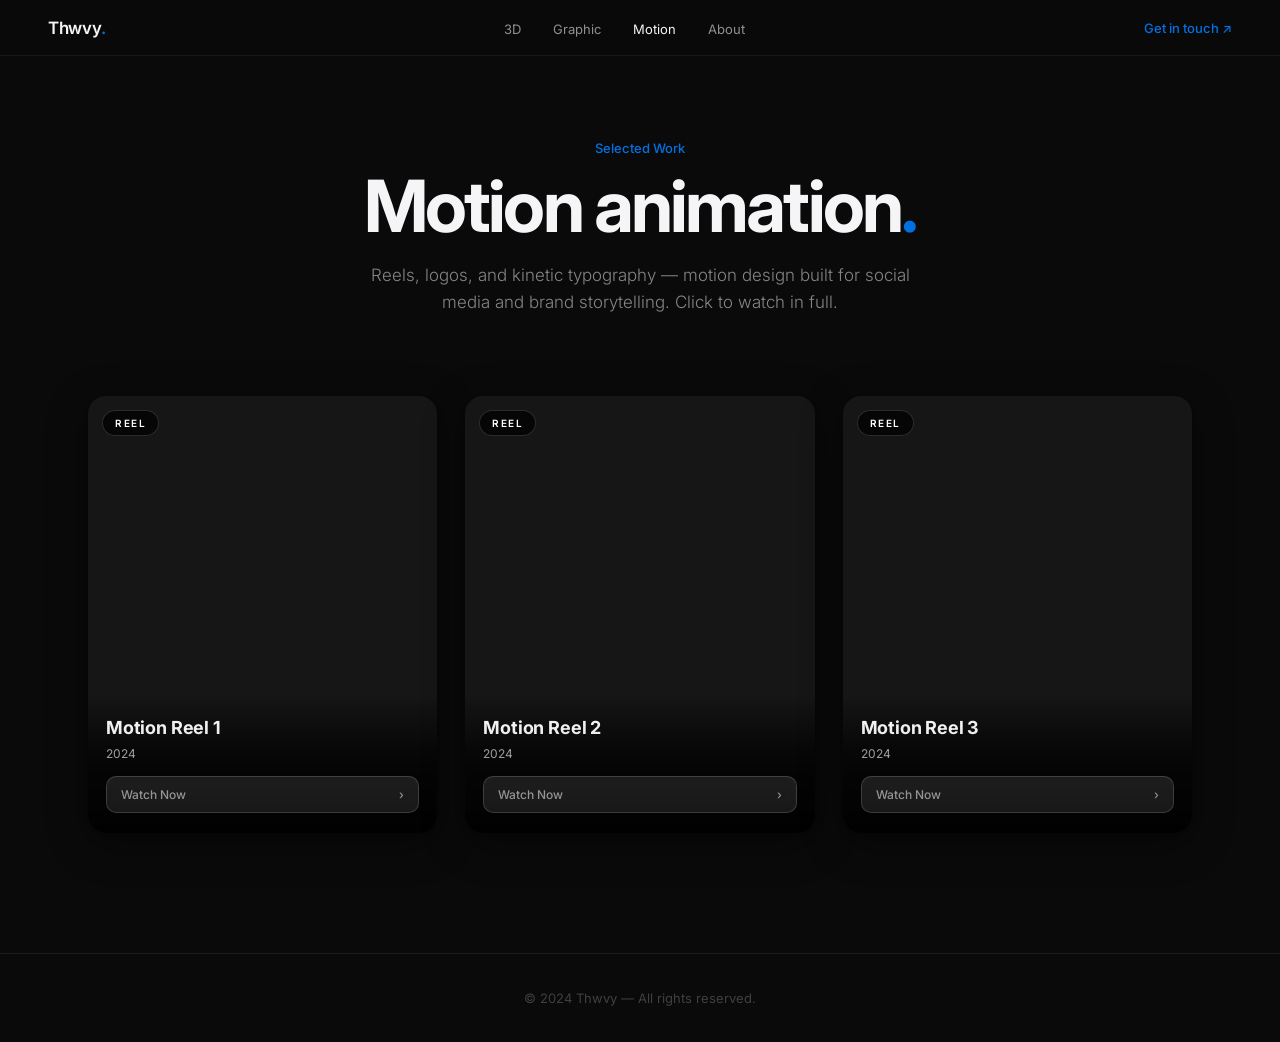
<file: animation.html>
<!DOCTYPE html>
<html lang="en">
<head>
  <meta charset="UTF-8" />
  <meta name="viewport" content="width=device-width, initial-scale=1.0" />
  <title>Motion — Thwvy</title>
  <link rel="icon" type="image/png" sizes="32x32" href="[data-uri]" />
  <link rel="preconnect" href="https://fonts.googleapis.com" />
  <link rel="preconnect" href="https://fonts.gstatic.com" crossorigin />
  <link href="https://fonts.googleapis.com/css2?family=Inter:wght@300;400;500;600;700&display=swap" rel="stylesheet" />
  <link rel="stylesheet" href="styles.css" />
  <style>
    /* Card video container — masks YouTube branding */
    .thumb {
      position: absolute;
      inset: 0;
      overflow: hidden;
    }
    
    .video-frame {
      position: absolute;
      top: 50%;
      left: 50%;
      transform: translate(-50%, -50%);
      width: 200%; /* Zoom in to hide branding edges */
      height: 200%;
      border: none;
      pointer-events: none;
    }
    
    /* Click overlay catches clicks on whole card */
    .thumb-overlay {
      position: absolute;
      inset: 0;
      z-index: 5;
      cursor: pointer;
      background: transparent;
    }
    
    /* Black overlay for cards to hide remaining YouTube UI */
    .video-mask {
      position: absolute;
      inset: 0;
      pointer-events: none;
      z-index: 1;
      /* Optional subtle gradient overlay */
      background: linear-gradient(to bottom, transparent 70%, rgba(0,0,0,0.3) 100%);
    }
    
    /* Modal styles */
    .modal { 
      display: none; 
      position: fixed; 
      top: 0; left: 0; 
      width: 100%; height: 100%; 
      background: rgba(10, 10, 10, 0.75);
      backdrop-filter: blur(24px) saturate(180%);
      -webkit-backdrop-filter: blur(24px) saturate(180%);
      z-index: 1000; 
      overflow-y: auto; 
    }
    .modal.active { display: block; }
    .modal-content { 
      max-width: 1200px; 
      margin: 40px auto; 
      padding: 48px; 
      animation: slideUp 0.5s cubic-bezier(0.34,1.56,0.64,1);
      background: rgba(20, 20, 22, 0.6);
      backdrop-filter: blur(20px);
      -webkit-backdrop-filter: blur(20px);
      border-radius: 24px;
      border: 1px solid rgba(255, 255, 255, 0.1);
      box-shadow: 0 30px 80px rgba(0, 0, 0, 0.5);
    }
    @keyframes slideUp { from { opacity: 0; transform: translateY(40px); } to { opacity: 1; transform: translateY(0); } }
    .modal-layout { display: grid; grid-template-columns: 1fr 1fr; gap: 48px; align-items: start; }
    .modal-left { position: sticky; top: 48px; }
    .modal-right { min-width: 0; }
    .modal-close { 
      position: fixed; top: 24px; right: 24px; 
      width: 48px; height: 48px; 
      background: rgba(255, 255, 255, 0.1);
      backdrop-filter: blur(10px);
      -webkit-backdrop-filter: blur(10px);
      border: 1px solid rgba(255, 255, 255, 0.2); 
      border-radius: 12px; 
      color: #f5f5f7; font-size: 22px; cursor: pointer; z-index: 1001; 
      transition: all 0.3s ease;
    }
    .modal-close:hover { background: rgba(255, 255, 255, 0.2); transform: scale(1.05); }
    .modal-header { margin-bottom: 32px; }
    .modal-title { font-size: 40px; font-weight: 700; margin-bottom: 16px; line-height: 1.1; color: #fff; }
    .modal-eyebrow { font-size: 13px; font-weight: 600; color: #0071e3; margin-bottom: 12px; text-transform: uppercase; letter-spacing: 0.5px; }
    
    /* Modal video — vertical 9:16 with clean overlay */
    .modal-video-wrap {
      position: relative;
      width: 100%;
      aspect-ratio: 9/16;
      max-width: 380px;
      max-height: 70vh;
      margin: 0 auto;
      border-radius: 16px;
      background: #000;
      border: 1px solid rgba(255, 255, 255, 0.08);
      overflow: hidden;
    }
    
    .modal-video-wrap iframe {
      position: absolute;
      top: 50%;
      left: 50%;
      transform: translate(-50%, -50%);
      width: 200%;
      height: 200%;
      border: none;
      pointer-events: none;
    }
    
    /* Custom mute button overlay */
    .mute-btn {
      position: absolute;
      bottom: 16px;
      right: 16px;
      width: 44px;
      height: 44px;
      background: rgba(0, 0, 0, 0.6);
      backdrop-filter: blur(10px);
      -webkit-backdrop-filter: blur(10px);
      border: 1px solid rgba(255, 255, 255, 0.2);
      border-radius: 50%;
      display: flex;
      align-items: center;
      justify-content: center;
      cursor: pointer;
      z-index: 10;
      transition: all 0.3s ease;
      color: #fff;
    }
    
    .mute-btn:hover {
      background: rgba(0, 113, 227, 0.6);
      transform: scale(1.05);
    }
    
    .mute-btn svg {
      width: 20px;
      height: 20px;
    }
    
    .modal-overview { font-size: 17px; line-height: 1.7; color: rgba(255, 255, 255, 0.9); margin: 0 0 32px; font-weight: 400; }
    .section-title { font-size: 14px; font-weight: 700; margin: 32px 0 16px; color: #fff; text-transform: uppercase; letter-spacing: 1px; }
    .process-steps { display: grid; gap: 32px; margin: 16px 0; }
    .process-step { border-left: 3px solid #0071e3; padding-left: 24px; padding-top: 4px; }
    .step-number { font-size: 36px; font-weight: 800; color: rgba(0,113,227,0.4); line-height: 1; margin-bottom: 12px; display: block; }
    .step-title { font-size: 18px; font-weight: 700; margin-bottom: 10px; color: #fff; line-height: 1.3; }
    .step-description { font-size: 14px; line-height: 1.7; color: rgba(255, 255, 255, 0.85); font-weight: 400; }
    .tools-list { display: flex; flex-wrap: wrap; gap: 10px; margin: 12px 0; }
    .tool-tag { display: inline-block; padding: 8px 14px; background: rgba(0, 113, 227, 0.2); backdrop-filter: blur(10px); -webkit-backdrop-filter: blur(10px); border: 1px solid rgba(0, 113, 227, 0.5); border-radius: 8px; font-size: 12px; font-weight: 600; color: #fff; }
    
    @media (max-width: 900px) { 
      .modal-content { padding: 32px 20px; margin: 20px 12px; max-width: calc(100% - 24px); } 
      .modal-layout { grid-template-columns: 1fr; gap: 32px; }
      .modal-left { position: static; }
      .modal-title { font-size: 28px; }
      .modal-overview { font-size: 15px; }
      .process-step { padding-left: 20px; }
      .step-number { font-size: 30px; margin-bottom: 10px; }
      .step-title { font-size: 16px; }
      .step-description { font-size: 14px; }
    }
  </style>
</head>
<body>

  <!-- MODAL -->
  <div id="modal" class="modal">
    <button class="modal-close" onclick="closeModal()">✕</button>
    <div class="modal-content">
      <div class="modal-layout">
        <div class="modal-left">
          <div class="modal-video-wrap">
            <iframe id="modalVideo" src="" frameborder="0" allow="autoplay; encrypted-media"></iframe>
            <button class="mute-btn" id="muteBtn" onclick="toggleMute()" title="Unmute">
              <svg viewBox="0 0 24 24" fill="currentColor" id="muteIcon">
                <path d="M16.5 12c0-1.77-1.02-3.29-2.5-4.03v2.21l2.45 2.45c.03-.2.05-.41.05-.63zm2.5 0c0 .94-.2 1.82-.54 2.64l1.51 1.51C20.63 14.91 21 13.5 21 12c0-4.28-2.99-7.86-7-8.77v2.06c2.89.86 5 3.54 5 6.71zM4.27 3L3 4.27 7.73 9H3v6h4l5 5v-6.73l4.25 4.25c-.67.52-1.42.93-2.25 1.18v2.06c1.38-.31 2.63-.95 3.69-1.81L19.73 21 21 19.73l-9-9L4.27 3zM12 4L9.91 6.09 12 8.18V4z"/>
              </svg>
            </button>
          </div>
        </div>
        <div class="modal-right">
          <div class="modal-header">
            <p class="modal-eyebrow" id="modalEyebrow">Motion</p>
            <h1 class="modal-title" id="modalTitle">Project Name</h1>
          </div>
          <p class="modal-overview" id="modalOverview">Project overview...</p>
          <div>
            <h3 class="section-title">Tools & Software</h3>
            <div class="tools-list" id="toolsList"></div>
          </div>
          <div>
            <h3 class="section-title">Design Process</h3>
            <div class="process-steps" id="processList"></div>
          </div>
        </div>
      </div>
    </div>
  </div>

  <!-- NAV -->
  <nav>
    <a href="index.html" class="nav-logo">Thwvy<span class="dot">.</span></a>
    <ul class="nav-links">
      <li><a href="3d.html">3D</a></li>
      <li><a href="graphic.html">Graphic</a></li>
      <li><a href="animation.html" class="active">Motion</a></li>
      <li><a href="index.html#about">About</a></li>
    </ul>
    <a href="index.html#contact" class="nav-cta">Get in touch ↗</a>
  </nav>

  <!-- HEADER -->
  <header class="page-header">
    <p class="eyebrow">Selected Work</p>
    <h1 class="page-title">Motion animation<span class="dot">.</span></h1>
    <p class="page-lead">Reels, logos, and kinetic typography — motion design built for social media and brand storytelling. Click to watch in full.</p>
  </header>

  <!-- GRID -->
  <section class="grid-wrap">
    <div class="grid">
      <a href="#" class="card fade-in" onclick="openProject(0)">
        <div class="thumb">
          <span class="tag">Reel</span>
          <iframe class="video-frame" src="https://www.youtube-nocookie.com/embed/-P9li5A7ta4?autoplay=1&mute=1&loop=1&playlist=-P9li5A7ta4&controls=0&modestbranding=1&playsinline=1&rel=0&iv_load_policy=3&disablekb=1&fs=0&showinfo=0&cc_load_policy=0" allow="autoplay"></iframe>
          <div class="video-mask"></div>
          <div class="thumb-overlay"></div>
        </div>
        <div class="meta">
          <div class="meta-info"><div><h3>Motion Reel 1</h3><span>2024</span></div></div>
          <div class="meta-cta"><span>Watch Now</span><span class="meta-cta-arrow">›</span></div>
        </div>
      </a>

      <a href="#" class="card fade-in" onclick="openProject(1)">
        <div class="thumb">
          <span class="tag">Reel</span>
          <iframe class="video-frame" src="https://www.youtube-nocookie.com/embed/_sHkbMCrQV4?autoplay=1&mute=1&loop=1&playlist=_sHkbMCrQV4&controls=0&modestbranding=1&playsinline=1&rel=0&iv_load_policy=3&disablekb=1&fs=0&showinfo=0&cc_load_policy=0" allow="autoplay"></iframe>
          <div class="video-mask"></div>
          <div class="thumb-overlay"></div>
        </div>
        <div class="meta">
          <div class="meta-info"><div><h3>Motion Reel 2</h3><span>2024</span></div></div>
          <div class="meta-cta"><span>Watch Now</span><span class="meta-cta-arrow">›</span></div>
        </div>
      </a>

      <a href="#" class="card fade-in" onclick="openProject(2)">
        <div class="thumb">
          <span class="tag">Reel</span>
          <iframe class="video-frame" src="https://www.youtube-nocookie.com/embed/KZBd9szRrfY?autoplay=1&mute=1&loop=1&playlist=KZBd9szRrfY&controls=0&modestbranding=1&playsinline=1&rel=0&iv_load_policy=3&disablekb=1&fs=0&showinfo=0&cc_load_policy=0" allow="autoplay"></iframe>
          <div class="video-mask"></div>
          <div class="thumb-overlay"></div>
        </div>
        <div class="meta">
          <div class="meta-info"><div><h3>Motion Reel 3</h3><span>2024</span></div></div>
          <div class="meta-cta"><span>Watch Now</span><span class="meta-cta-arrow">›</span></div>
        </div>
      </a>
    </div>
  </section>

  <footer>© 2024 Thwvy — All rights reserved.</footer>

  <script>
    const projects = [
      {
        title: "Motion Reel 1",
        category: "Reel",
        videoId: "-P9li5A7ta4",
        overview: "A captivating motion design piece showcasing creative animation techniques. Built for vertical video formats and social media engagement.",
        tools: ["After Effects", "Premiere Pro"],
        process: [
          { step: 1, title: "Concept & Storyboard", description: "Developed initial concept and created visual storyboard with timing notes for smooth motion flow." },
          { step: 2, title: "Animation", description: "Animated all elements with careful easing curves and dynamic transitions for engaging visual experience." },
          { step: 3, title: "Final Polish", description: "Applied color grading, sound design, and exported in optimized format for social media platforms." }
        ]
      },
      {
        title: "Motion Reel 2",
        category: "Reel",
        videoId: "_sHkbMCrQV4",
        overview: "An expressive motion piece featuring dynamic typography and visual storytelling. Perfect for brand content and social media campaigns.",
        tools: ["After Effects", "Cinema 4D"],
        process: [
          { step: 1, title: "Pre-production", description: "Researched references and developed unique visual style. Created mood boards for direction." },
          { step: 2, title: "Animation Production", description: "Built all animations with attention to timing, rhythm, and visual hierarchy for maximum impact." },
          { step: 3, title: "Post-Production", description: "Color graded, added effects, and synchronized with audio for cohesive final result." }
        ]
      },
      {
        title: "Motion Reel 3",
        category: "Reel",
        videoId: "KZBd9szRrfY",
        overview: "A kinetic motion design showcasing fluid animations and creative transitions. Designed to capture attention in scrolling feeds.",
        tools: ["After Effects", "Premiere Pro"],
        process: [
          { step: 1, title: "Concept Development", description: "Brainstormed creative concepts and selected the strongest direction for the project goals." },
          { step: 2, title: "Animation", description: "Created smooth transitions and dynamic movements that flow seamlessly throughout the piece." },
          { step: 3, title: "Final Delivery", description: "Rendered in multiple formats and aspect ratios for cross-platform compatibility and quality." }
        ]
      }
    ];

    let isMuted = true;

    function openProject(index) {
      event.preventDefault();
      const project = projects[index];
      
      document.getElementById('modalTitle').textContent = project.title;
      document.getElementById('modalEyebrow').textContent = project.category;
      document.getElementById('modalOverview').textContent = project.overview;
      
      const video = document.getElementById('modalVideo');
      isMuted = true; // Reset to muted when opening new video
      updateMuteIcon();
      video.src = `https://www.youtube-nocookie.com/embed/${project.videoId}?autoplay=1&mute=1&loop=1&playlist=${project.videoId}&controls=0&modestbranding=1&playsinline=1&rel=0&iv_load_policy=3&disablekb=1&fs=0&showinfo=0&cc_load_policy=0&enablejsapi=1`;
      
      const toolsList = document.getElementById('toolsList');
      toolsList.innerHTML = project.tools.map(tool => `<span class="tool-tag">${tool}</span>`).join('');
      
      const processList = document.getElementById('processList');
      processList.innerHTML = project.process.map(p => `
        <div class="process-step">
          <span class="step-number">${p.step}</span>
          <h3 class="step-title">${p.title}</h3>
          <p class="step-description">${p.description}</p>
        </div>
      `).join('');
      
      document.getElementById('modal').classList.add('active');
      document.body.style.overflow = 'hidden';
    }

    function toggleMute() {
      const video = document.getElementById('modalVideo');
      const command = isMuted ? 'unMute' : 'mute';
      
      video.contentWindow.postMessage(JSON.stringify({
        event: 'command',
        func: command,
        args: ''
      }), '*');
      
      isMuted = !isMuted;
      updateMuteIcon();
    }

    function updateMuteIcon() {
      const icon = document.getElementById('muteIcon');
      const btn = document.getElementById('muteBtn');
      if (isMuted) {
        // Muted icon (speaker with X)
        icon.innerHTML = '<path d="M16.5 12c0-1.77-1.02-3.29-2.5-4.03v2.21l2.45 2.45c.03-.2.05-.41.05-.63zm2.5 0c0 .94-.2 1.82-.54 2.64l1.51 1.51C20.63 14.91 21 13.5 21 12c0-4.28-2.99-7.86-7-8.77v2.06c2.89.86 5 3.54 5 6.71zM4.27 3L3 4.27 7.73 9H3v6h4l5 5v-6.73l4.25 4.25c-.67.52-1.42.93-2.25 1.18v2.06c1.38-.31 2.63-.95 3.69-1.81L19.73 21 21 19.73l-9-9L4.27 3zM12 4L9.91 6.09 12 8.18V4z"/>';
        btn.title = 'Unmute';
      } else {
        // Unmuted icon (speaker)
        icon.innerHTML = '<path d="M3 9v6h4l5 5V4L7 9H3zm13.5 3c0-1.77-1.02-3.29-2.5-4.03v8.05c1.48-.73 2.5-2.25 2.5-4.02zM14 3.23v2.06c2.89.86 5 3.54 5 6.71s-2.11 5.85-5 6.71v2.06c4.01-.91 7-4.49 7-8.77s-2.99-7.86-7-8.77z"/>';
        btn.title = 'Mute';
      }
    }

    function closeModal() {
      const video = document.getElementById('modalVideo');
      video.src = '';
      isMuted = true;
      updateMuteIcon();
      document.getElementById('modal').classList.remove('active');
      document.body.style.overflow = 'auto';
    }

    document.getElementById('modal').addEventListener('click', (e) => {
      if (e.target.id === 'modal') closeModal();
    });

    document.addEventListener('keydown', (e) => {
      if (e.key === 'Escape') closeModal();
    });
  </script>

</body>
</html>
</file>
<file: styles.css>
/* =========================================================
   Thwvy Portfolio — shared styles for category pages
   Matches index.html: Inter font, dark, Apple-style
   ========================================================= */

* { margin: 0; padding: 0; box-sizing: border-box; }
html { scroll-behavior: smooth; }

body {
  background: #0a0a0a;
  color: #f5f5f7;
  font-family: 'Inter', -apple-system, BlinkMacSystemFont, sans-serif;
  -webkit-font-smoothing: antialiased;
  overflow-x: hidden;
}

a { color: inherit; text-decoration: none; }

/* ----- NAV ----- */
nav {
  position: fixed;
  top: 0; left: 0; right: 0;
  z-index: 100;
  height: 56px;
  backdrop-filter: blur(20px) saturate(180%);
  -webkit-backdrop-filter: blur(20px) saturate(180%);
  background: rgba(10, 10, 10, 0.85);
  border-bottom: 1px solid rgba(255, 255, 255, 0.06);
  display: flex;
  align-items: center;
  justify-content: space-between;
  padding: 0 48px;
}

.nav-logo {
  font-size: 17px;
  font-weight: 600;
  color: #f5f5f7;
  letter-spacing: -0.3px;
}

.nav-logo .dot { color: #0071e3; }

.nav-links {
  display: flex;
  gap: 32px;
  list-style: none;
}

.nav-links a {
  font-size: 13px;
  color: rgba(255, 255, 255, 0.55);
  text-decoration: none;
  transition: color 0.2s;
}

.nav-links a:hover,
.nav-links a.active {
  color: #f5f5f7;
}

.nav-cta {
  font-size: 13px;
  font-weight: 500;
  color: #0071e3;
  text-decoration: none;
}

.nav-cta:hover { text-decoration: underline; }

/* ----- PAGE HEADER ----- */
.page-header {
  max-width: 1080px;
  margin: 0 auto;
  padding: 140px 48px 40px;
  text-align: center;
}

.eyebrow {
  font-size: 13px;
  font-weight: 500;
  color: #0071e3;
  margin-bottom: 12px;
}

.page-title {
  font-family: 'Inter', -apple-system, sans-serif;
  font-size: clamp(40px, 6vw, 72px);
  font-weight: 700;
  letter-spacing: -0.04em;
  line-height: 1.05;
  color: #f5f5f7;
  margin-bottom: 18px;
}

.page-title .dot { color: #0071e3; }

.page-lead {
  max-width: 540px;
  margin: 0 auto;
  color: rgba(255, 255, 255, 0.5);
  font-size: 17px;
  font-weight: 300;
  line-height: 1.6;
}

/* ----- GRID ----- */
.grid-wrap {
  max-width: 1200px;
  margin: 0 auto;
  padding: 40px 48px 120px;
}

.grid {
  display: grid;
  grid-template-columns: repeat(3, 1fr);
  gap: 28px;
}

@media (max-width: 900px) {
  .grid { grid-template-columns: repeat(2, 1fr); gap: 20px; }
}

@media (max-width: 640px) {
  nav { 
    padding: 0 16px; 
    height: 56px;
    flex-wrap: nowrap;
    justify-content: space-between;
  }
  .nav-logo { 
    font-size: 15px;
    white-space: nowrap;
  }
  .nav-links { 
    gap: 14px; 
    font-size: 11px;
  }
  .nav-links li {
    white-space: nowrap;
  }
  .nav-cta { 
    font-size: 11px;
    white-space: nowrap;
  }
  .page-header {
    padding: 90px 18px 35px;
  }
  .eyebrow {
    font-size: 11px;
    margin-bottom: 10px;
  }
  .page-title {
    font-size: clamp(32px, 6vw, 56px);
    margin-bottom: 14px;
    line-height: 1.1;
  }
  .page-lead {
    font-size: 14px;
    line-height: 1.6;
    max-width: 100%;
  }
  .grid-wrap { 
    padding: 28px 16px 70px; 
  }
  .grid { 
    grid-template-columns: repeat(2, 1fr); 
    gap: 14px; 
  }
}

@media (max-width: 480px) {
  nav { 
    padding: 0 12px;
    height: 56px;
    justify-content: space-between;
  }
  .nav-logo { 
    font-size: 14px;
    white-space: nowrap;
  }
  .nav-links { 
    gap: 10px; 
    font-size: 10px;
  }
  .nav-links li {
    white-space: nowrap;
  }
  .nav-cta { 
    font-size: 10px;
    white-space: nowrap;
  }
  .page-header {
    padding: 80px 16px 28px;
  }
  .eyebrow {
    font-size: 10px;
    margin-bottom: 8px;
  }
  .page-title {
    font-size: clamp(28px, 6vw, 48px);
    margin-bottom: 10px;
  }
  .page-lead {
    font-size: 13px;
    line-height: 1.5;
  }
  .grid-wrap { 
    padding: 24px 14px 60px; 
  }
  .grid {
    gap: 12px;
  }
}

/* ----- CARD (Travel-style portrait 4:5) ----- */
.card {
  position: relative;
  display: block;
  width: 100%;
  aspect-ratio: 4 / 5;
  overflow: hidden;
  background: #161616;
  cursor: pointer;
  border-radius: 18px;
  box-shadow: 0 10px 40px rgba(0, 0, 0, 0.4), 0 2px 8px rgba(0, 0, 0, 0.3);
  transition: transform 0.4s cubic-bezier(0.34, 1.56, 0.64, 1), box-shadow 0.4s ease;
}

.card:hover {
  transform: translateY(-8px);
  box-shadow: 0 20px 60px rgba(0, 0, 0, 0.5), 0 4px 12px rgba(0, 113, 227, 0.2);
}

.thumb {
  position: absolute;
  inset: 0;
  width: 100%;
  height: 100%;
}

.thumb svg, .thumb img {
  width: 100%;
  height: 100%;
  display: block;
  object-fit: cover;
  transition: transform 0.6s ease;
}

.card:hover .thumb svg,
.card:hover .thumb img { transform: scale(1.05); }

.meta {
  position: absolute;
  left: 0; right: 0; bottom: 0;
  padding: 20px 18px;
  background: linear-gradient(to top, rgba(0,0,0,0.9) 0%, rgba(0,0,0,0.6) 60%, transparent 100%);
  display: flex;
  flex-direction: column;
  gap: 14px;
  opacity: 1;
}

.meta-info {
  display: flex;
  justify-content: space-between;
  align-items: flex-end;
}

.meta h3 {
  font-size: 18px;
  font-weight: 700;
  color: #fff;
  letter-spacing: -0.01em;
  margin-bottom: 4px;
}

.meta span {
  font-size: 12px;
  color: rgba(255, 255, 255, 0.7);
  white-space: nowrap;
}

.meta-cta {
  display: flex;
  justify-content: space-between;
  align-items: center;
  padding: 10px 14px;
  background: rgba(255, 255, 255, 0.12);
  backdrop-filter: blur(10px);
  -webkit-backdrop-filter: blur(10px);
  border: 1px solid rgba(255, 255, 255, 0.2);
  border-radius: 10px;
  font-size: 13px;
  font-weight: 500;
  color: #fff;
  transition: all 0.3s ease;
}

.card:hover .meta-cta {
  background: rgba(0, 113, 227, 0.4);
  border-color: rgba(0, 113, 227, 0.6);
}

.meta-cta-arrow {
  font-size: 16px;
  transition: transform 0.3s ease;
}

.card:hover .meta-cta-arrow {
  transform: translateX(4px);
}

.tag {
  position: absolute;
  top: 14px; left: 14px;
  font-size: 10px;
  font-weight: 600;
  letter-spacing: 1.5px;
  text-transform: uppercase;
  padding: 6px 12px;
  background: rgba(0, 0, 0, 0.7);
  color: #fff;
  border: 1px solid rgba(255, 255, 255, 0.15);
  border-radius: 999px;
  backdrop-filter: blur(8px);
  z-index: 2;
}

/* ----- FOOTER ----- */
footer {
  border-top: 1px solid rgba(255, 255, 255, 0.08);
  padding: 36px 48px;
  text-align: center;
  color: rgba(255, 255, 255, 0.22);
  font-size: 13px;
}

/* ----- FADE-IN ----- */
.fade-in {
  opacity: 0;
  transform: translateY(20px);
  animation: rise 0.65s ease forwards;
}

.fade-in:nth-child(1) { animation-delay: 0.05s; }
.fade-in:nth-child(2) { animation-delay: 0.10s; }
.fade-in:nth-child(3) { animation-delay: 0.15s; }
.fade-in:nth-child(4) { animation-delay: 0.20s; }
.fade-in:nth-child(5) { animation-delay: 0.25s; }
.fade-in:nth-child(6) { animation-delay: 0.30s; }

@keyframes rise {
  to { opacity: 1; transform: translateY(0); }
}
</file>
